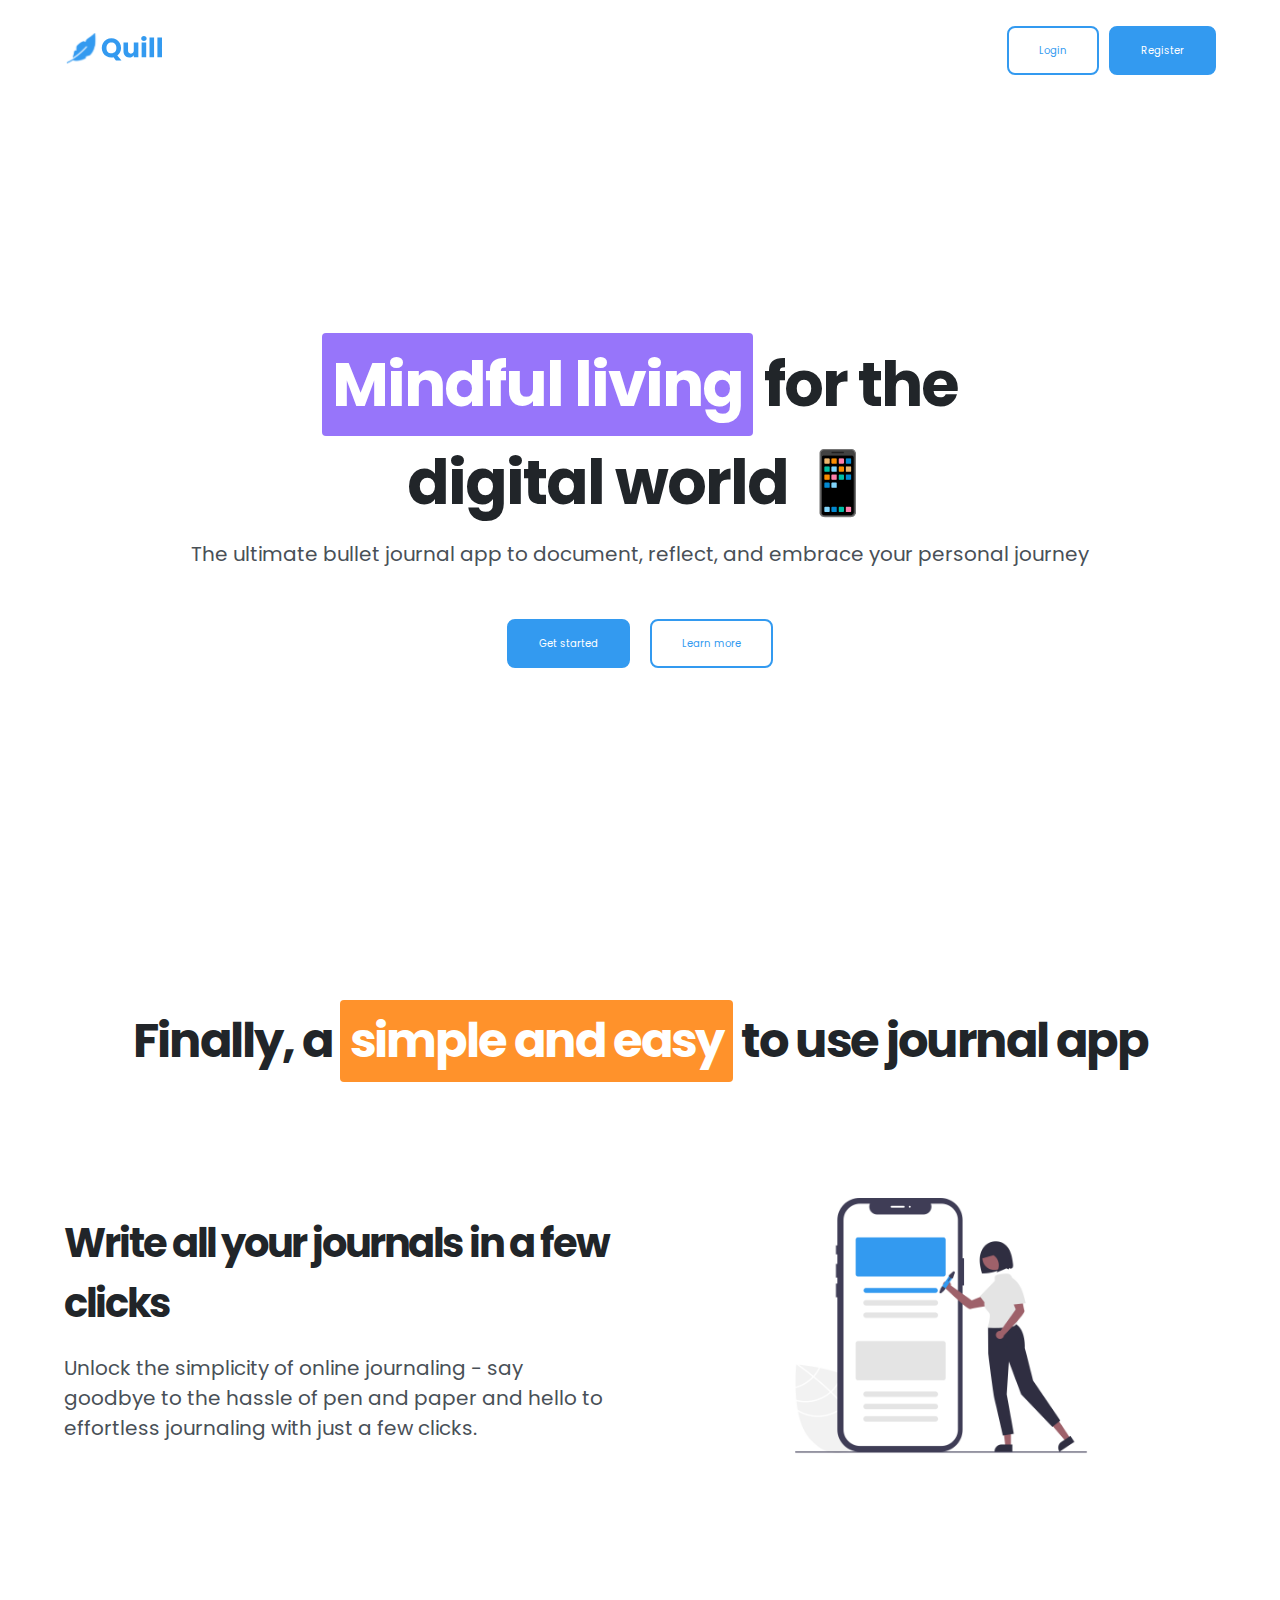
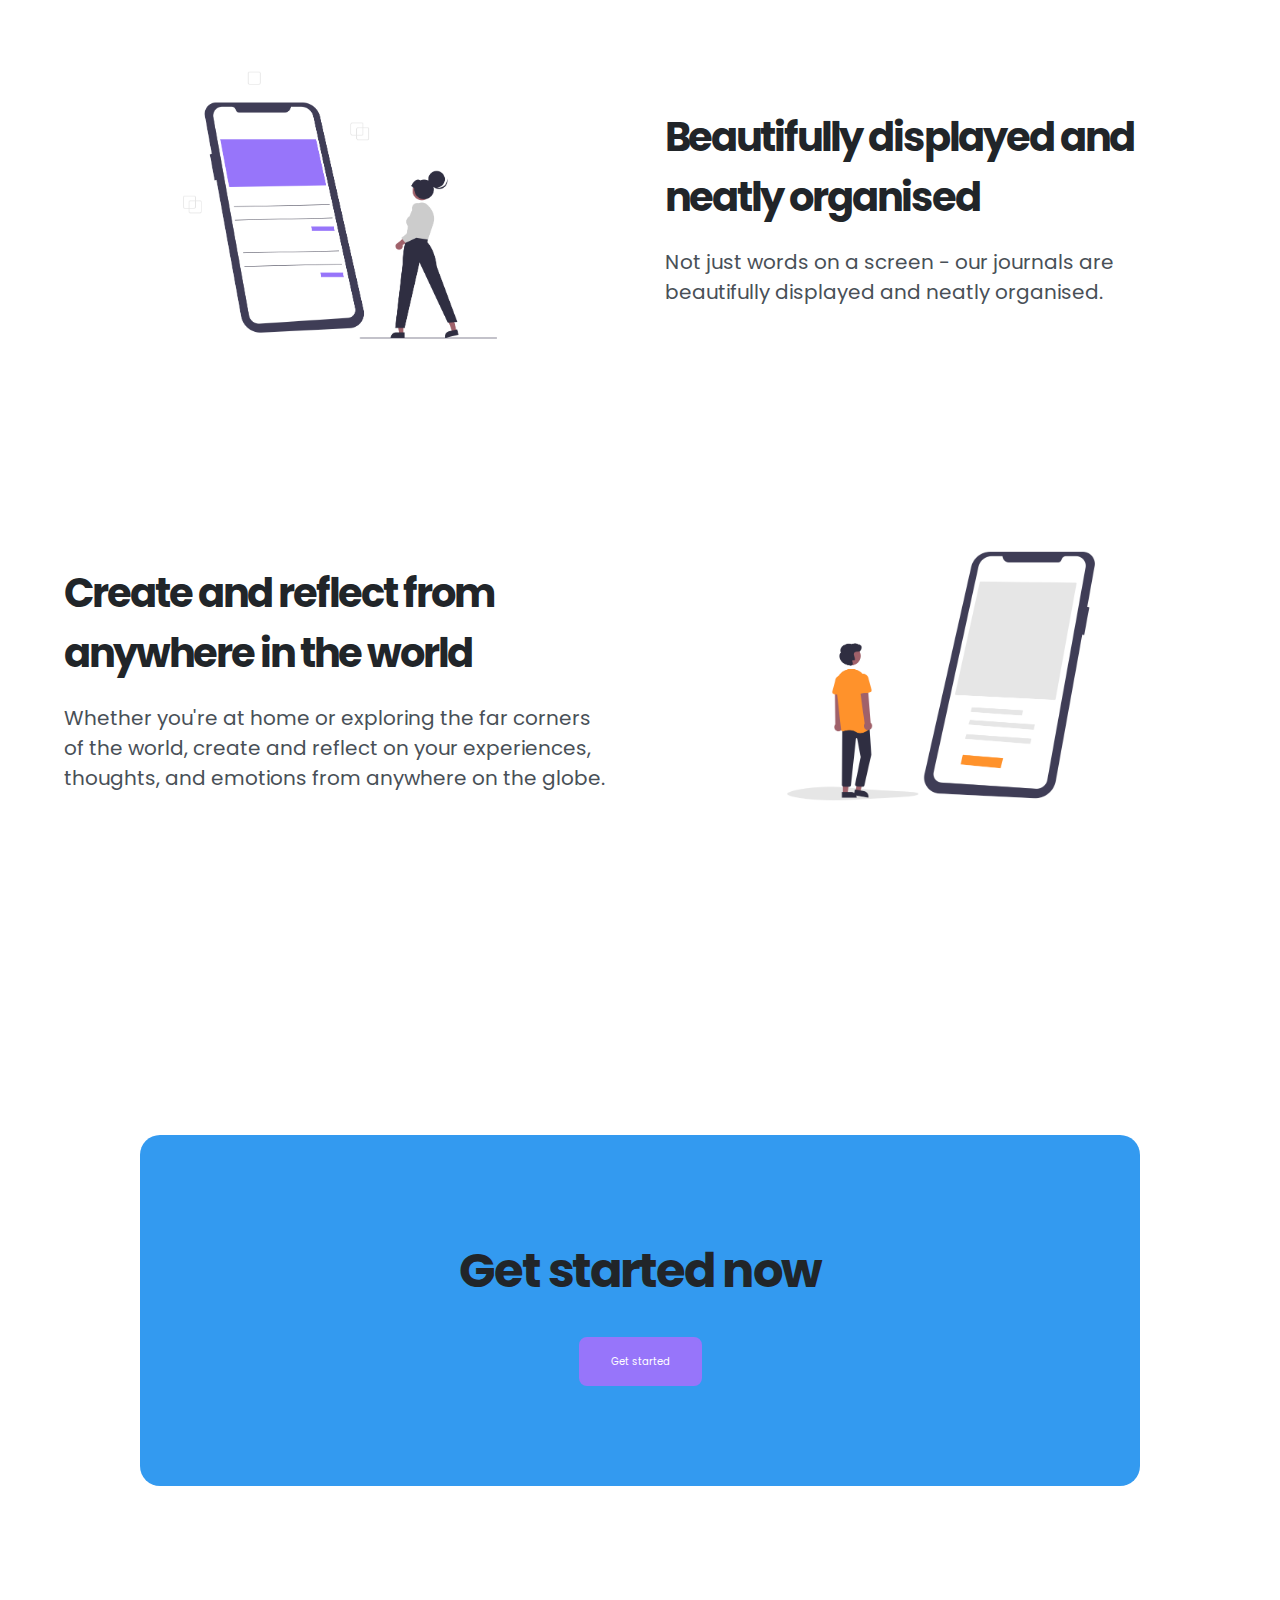
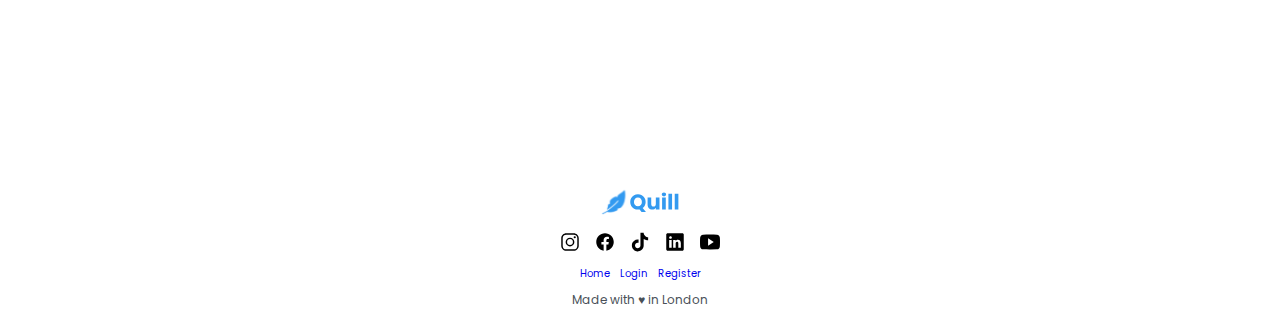
<file: index.html>
<!DOCTYPE html>
<html lang="en">
    <head>
        <meta charset="UTF-8">
        <meta name="viewport" content="width=device-width, initial-scale=1.0">
        <link rel="preconnect" href="https://fonts.googleapis.com">
        <link rel="preconnect" href="https://fonts.gstatic.com" crossorigin>
        <link href="https://fonts.googleapis.com/css2?family=Poppins:ital,wght@0,100;0,200;0,300;0,400;0,500;0,600;0,700;0,800;0,900;1,100;1,200;1,300;1,400;1,500;1,600;1,700;1,800;1,900&display=swap" rel="stylesheet">
        <link rel="stylesheet" href="app.css">
        <link rel="stylesheet" href="queries.css">
        <title>Quil</title>
    </head>

    <body>

        <div class="container">
            <header class="header">
                <!--NAVIGATION -->
                <nav class="navbar">
                    <a href="homepage.html"><img class="logo-md" src="images/quill.svg" alt="quil-logo"></a>
                    <ul class="nav-btn-container">
                        <li><a class="btn btn-primary-outline" href="login.html">Login</a></li>
                        <li><a class="btn btn-primary" href="register.html">Register</a></li>
                    </ul>
                </nav>

                <!--HERO SECTION -->
                <section class="hero-section">
                    <h1 class="hero-heading"><span class="highlight highlight-secondary">Mindful living</span> for the<br> digital world 📱</h1>
                    <p class="hero-paragraph">The ultimate bullet journal app to document, reflect, and embrace your personal journey</p>
                    <ul class="hero-btn-container">
                        <li><a class="btn btn-primary" href="register.html">Get started</a></li>
                        <li><a class="btn btn-primary-outline" href="#features">Learn more</a></li>
                    </ul>
                </section>
            </header>
            
            
            <main>
                <!--FEATURES -->
                <section class="features-section">
                    <h2 class="features-main-heading" id = "features">Finally, a <span class="highlight highlight-tertiary">simple and easy</span> to use journal app</h2>
                    <div class="features-grid-container">
                        <div>
                            <h3 class="features-headings">Write all your journals in a few clicks </h3>
                            <p>Unlock the simplicity of online journaling - say goodbye to the hassle of pen and paper and hello to effortless journaling with just a few clicks.</p>
                        </div>
                        <div>
                            <img class="features-img" src="images/features-1.png" alt="feature-1">
                        </div>

                        <div>
                            <h3 class="features-headings">Beautifully displayed and neatly organised </h3>
                            <p>Not just words on a screen - our journals are beautifully displayed and neatly organised.</p>
                        </div>
                        <div class="feature-img-swap-order">
                            <img class="features-img" src="images/features-2.png" alt="feature-2">
                        </div>

                        <div>   
                            <h3 class="features-headings">Create and reflect from anywhere in the world </h3>
                            <p>Whether you're at home or exploring the far corners of the world, create and reflect on your experiences, thoughts, and emotions from anywhere on the globe.</p>
                        </div>
                        <div>
                            <img class="features-img" src="images/features-3.png" alt="feature-3">
                        </div>
                        

                    </div>

                </section>

                <!-- SECTION-->
                <section class="cta-section">
                    <div class="cta-card">
                        <h2 class="cta-heading">Get started now</h2>
                        <a class="btn btn-secondary" href="register.html">Get started</a>
                    </div>
                </section>
            </main>

            <!--FOOTER-->
            <footer class="footer">
                <a href="homepage.html"><img class="logo-sm" src="images/quill.svg" alt="quil-logo"></a>
                <ul class="social-icons-container">
                    <li><a href="https://www.instagram.com"> <img class="social-icons" src="images/instagram.svg" alt="instagram" ></a></li>
                    <li><a href="https://www.facebook.com/"> <img class="social-icons" src="images/facebook.svg" alt="facebook"></a></li>
                    <li><a href="https://www.tiktok.com"> <img class="social-icons" src="images/tiktok.svg" alt="tiktok" ></a></li>
                    <li><a href="https://www.linkedin.com"> <img class="social-icons" src="images/linkedin.svg" alt="linkedin"></a></li>
                    <li><a href="https://www.youtube.com"><img class="social-icons" src="images/youtube.svg" alt="youtube"></a></li>
                </ul>

                <ul class="footer-links-container">
                    <li><a href="homepage.html">Home</a></li>
                    <li><a href="login.html">Login</a></li>
                    <li><a href="register.html">Register</a></li>
                </ul>
                <p class="small-text">Made with ♥︎ in London</p>
            </footer>
        </div>

    </body>

</html>
</file>
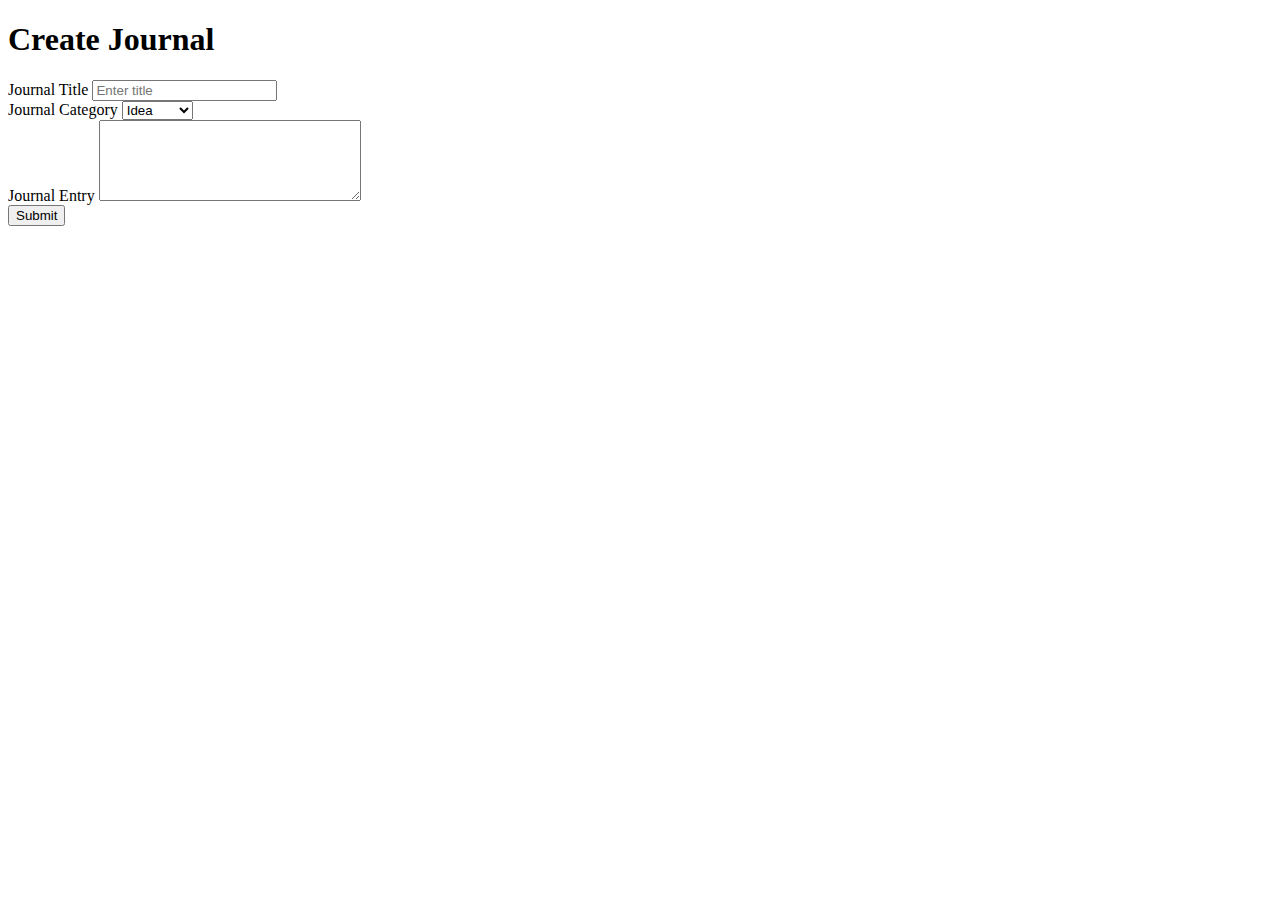
<file: create-journal.html>
<!DOCTYPE html>
<html lang="en">
<head>
    <meta charset="UTF-8">
    <meta name="viewport" content="width=device-width, initial-scale=1.0">
    <title>Create Journal</title>
</head>
<body>
    <h1>Create Journal</h1>
    <form action="/api/v1/journals" method="post">
        <label for="main-title">Journal Title</label>
        <input id = "main-title" name="title" type="text" placeholder="Enter title" minlength="3" required>
        <br>
        <label for="journal-category">Journal Category</label>
        <select id="journal-category" name="category" required>
            <option value="idea">Idea</option>
            <option value="mood">Mood</option>
            <option value="goal">Goal</option>
            <option value="habit">Habit</option>
            <option value="memory">Memory</option>
            <option value="Note">Note</option>
            <option value="event">Event</option>
            <option value="task">Task</option>
        </select>
        <br>

        <label for="journal-entry">Journal Entry</label>
        <textarea id="journal-entry" name="entry" cols="30" rows="5" minlength="10" required></textarea>
        <br>
        <button type="submit">Submit</button>
    </form>
</body>
</html>
</file>
<file: app.css>
/* 

---------- TYPOGRAPHY ----------

FONT SIZES
12px / 16px / 20px / 24px / 32px / 40px / 48px / 62px

FONT WEIGHTS
400 / 700

LINE HEIGHTS
1.2 / 1.5

LETTER SPACING
0 / -2px

FONT FAMILY
Poppins

---------- COLORS ----------

PRIMARY
Base: #339af0 (Sky Blue)
Tint: #d0ebff (Arctic)
Shade: #1c7ed6 (Deep Sea)

SECONDARY
Base: #9775fa (Lavendar)
Tint: #e5dbff (Moonligh Iris)
Shade: #7048e8 (Velvet Night)

TERTIARY
Base: #ff922b (Pumpkin)
Tint: #ffe8cc (Dawn)
Shade: #f76707 (Lava)

GREY
Base: #495057 (Slate)
Tint: #f1f3f5 (Pebble)
Shade: #212529 (Graphite)
White: #ffffff (White)
Black: #000000 (Black)

---------- BORDER RADIUS ----------

4px / 8px 20px

---------- SPACING SYSTEM ----------

5px / 10px / 15px / 20px / 25px / 30px / 35px / 40px / 45px / 50px / 60px / 70px / 80px / 90px / 100px / 125px / 150px / 200px / 250px / 300px / 400px / 500px

*/



/* ----------------------- GLOBAL STYLES ----------------------- */

:root{
    /* FONT SIZE */
    --text-sm: 1.2rem;
    --text-base: 1/6rem;
    --text-paragraph: 2rem;
    --text-h5: 2.4rem;
    --text-h4: 3.2rem;
    --text-h3: 4rem;
    --text-h2: 4.8rem;
    --text-h1: 6.2rem;

    /* FONT WEIGHTS */
    --font-weight-normal: 400;
    --font-weight-bold: 700;

    /* LINE HEIGHTS */
    --line-height-tight: 1.2;
    --line-height-normal: 1.5;

    /* LETTER SPACING */
    --letter-spacing: -2px;

    /* FONT FAMILY */
    --font-family: 'Poppins', sans-serif;

    /* NAV HEIGHT */
    --nav-height: 100px;

    /* COLORS */
    --primary-base: #339af0;
    --primary-tint: #d0ebff;
    --primary-shade: #1c7ed6;

    --secondary-base:#9775fa;
    --secondary-tint:#e5dbff ;
    --secondary-shade: #7048e8;

    --tertiary-base: #ff922b;
    --teritary-tint: #ffe8cc;
    --teritary-shade: #f76707;

    --grey-base: #495057;
    --grey-tint:#f1f3f5 ;
    --grey-shade: #212529;
    --black: #000000;
    --white: #ffffff;
}

*{
    margin: 0;
    padding: 0;
    box-sizing: border-box;
}

html{
    font-size: 62.5%;
}

body{
    font-family: var(--font-family);
    font-weight: var(--font-weight-normal);
    line-height: var(--line-height-normal);
    color: var(--grey-base);
}

.container{
    max-width: 1200px;
    margin: 0 auto;
    width: 90%;
}
h1, h2, h3, h4, h5{
    font-weight: var(--font-weight-bold);
    line-height: var(--black);
    letter-spacing: var(--letter-spacing);
    
    color: var(--grey-shade);
}

h1{
    font-size: var(--text-h1); 
}

h2{
    font-size: var(--text-h2);
}

h3{
    font-size: var(--text-h3);
}

h4{
    font-size: var(--text-h4);
}

h5{
    font-size: var(--text-h5);
}

p{
    font-size: var(--text-paragraph);
}

a{
    text-decoration: none;
    font-size: var(--text-base);
    display: inline-block;
}

ul{
    list-style: none;
}

span{
    display: inline-block;
}

.small-text{
    font-size: var(--text-sm);
}

/* ----------------------- COMPONENTS ----------------------- */

.btn{
    text-decoration: none;
    font-size: var(--text-base);
    padding: 1.5rem 3rem;
    border-radius: 8px;
}

.btn-primary:link, .btn-primary:visited{
    color: var(--white);
    background-color: var(--primary-base);
    border: 2px solid var(--primary-base);
}

.btn-primary:hover, .btn-primary:active{
    color: var(--white);
    background-color: var(--primary-shade);
    border: 2px solid var(--primary-shade);
}


.btn-primary-outline:link, .btn-primary-outline:visited{
    color: var(--primary-base);
    background-color: var(--white);
    border: 2px solid var(--primary-base);
}

.btn-primary-outline:hover, .btn-primary-outline:active{
    color: var(--primary-shade);
    background-color: var(--white);
    border: 2px solid var(--primary-shade);
}

.btn-secondary:link, .btn-secondary:visited{
    color: var(--white);
    background-color: var(--secondary-base);
    border: 2px solid var(--secondary-base);;
}

.btn-secondary:hover, .btn-secondary:active{
    color: var(--white);
    background-color: var(--secondary-shade);
    border: 2px solid var(--secondary-shade);
}

.highlight{
    color: var(--white);
    padding: 0.5rem 1rem;
    border-radius: 4px;
}

.highlight-primary{
    background-color: var(--primary-base);
}

.highlight-secondary{
    background-color: var(--secondary-base);
}

.highlight-tertiary{
    background-color: var(--tertiary-base);
}

.logo-md{
    width: 10rem;
}

.logo-sm{
    width: 80px;
}


/* ----------------------- SECTIONS ----------------------- */

/* ------ HEADER ------ */

/* .header{
    height: 100vh;
    min-height: 800px;
} */

/* ------ NAVBAR ------ */
.navbar{
    height: var(--nav-height);
    display: flex;
    justify-content: space-between;
    align-items: center;
}

.nav-btn-container{
    display: flex;
    gap: 1rem;
}

/* ------ HERO SECTION ------ */

.hero-section{
    height: calc(100vh - var(--nav-height));
    min-height: 400px;
    margin-bottom: 10rem;
    
    display: flex;
    flex-direction: column;
    align-items: center;
    justify-content: center;
}

.hero-heading{
    margin-bottom: 1rem;
    text-align: center;
}

.hero-paragraph{
    margin-bottom: 5rem;
}

.hero-btn-container{
    display: flex;
    gap: 2rem;
}

/* ------ FEATURES SECTION ------ */

.features-section{
    margin-bottom: 30rem;
}

.features-grid-container{
    display: grid;
    grid-template-columns: 1fr 1fr;
    row-gap: 15rem;
    column-gap: 5rem;
    justify-items: center;
    align-items: center;
}

.features-main-heading{
    text-align: center;
    margin-bottom: 8rem;
}

.features-headings{
    margin-bottom: 2rem;
}

.features-img{
    max-width: 400px;
    width: 100%;
}

.feature-img-swap-order{
    grid-column: 1/2;
    grid-row: 2/3;
}
/* ------ CTA SECTION ------ */

.cta-section{
    display: flex;
    justify-content: center;
    margin-bottom: 30rem;
}

.cta-card{
    text-align: center;
    background-color: var(--primary-base);
    max-width: 1000px;
    width: 100%;
    padding: 10rem 20rem;
    border-radius: 20px;
}

.cta-heading{
    margin-bottom: 3rem;
}
/* ------ FOOTER ------ */

.footer{
    display: flex;
    flex-direction: column;
    align-items: center;
    gap: 1rem;
}

.social-icons{
    width: 20px;
}

.social-icons-container{
    display: flex;
    gap: 1.5rem;
}

.footer-links-container{
    display: flex;
    gap: 1rem;
}
</file>
<file: queries.css>
/* LG - SMALL LAPTOPS: 1024px - 1280px */
@media(max-width: 72rem){
    /* 1140px / 16px = 72rem */
    /* 72rem * 16px = 1152px */
    html{
        font-size: 56.25%;
        /* 9px / 16px = 56.25% */
    }
    .features-grid-container {
        column-gap: 2rem;
    }

    .cta-section {
        margin-bottom: 20rem;
    }
}

/* MD - TABLETS: 768px - 1024px */

@media (max-width: 51rem) {
    /* 815px / 16px = 51rem */
    /* 51rem x 16px = 816px */

    html {
        font-size: 50%;
        /* 8px / 16px = 50% */
    }
}

/* SM - PHONE LANDSCAPE: 576px - 768px */

@media (max-width: 43rem) {
    /* 680px / 16px = 43rem */
    /* 43rem x 16px = 688px */

    html {
        font-size: 43.75%;
        /* 7px / 16px = 43.75% */
    }

    .cta-card {
        padding: 8rem 16rem;
    }

    .features-section {
        margin-bottom: 20rem;
    }

    .features-grid-container {
        row-gap: 5rem;
        column-gap: 0.5rem;
    }
}

/* XS - PHONE PORTRAINT:  < 576px */

@media (max-width: 34rem) {
    /* 530px / 16px = 34rem */
    /* 34rem x 16px = 544px */

    html {
        font-size: 37.5%;
        /* 6px / 16px = 37.5% */
    }

    .hero-heading-break {
        display: none;
    }

    .hero-section {
        height: auto;
    }

    .features-grid-container {
        grid-template-columns: 1fr;
    }

    .feature-img-swap-order {
        grid-row: auto;
        grid-column: auto; 
    }

    .cta-card {
        padding: 8rem 6rem;
    }
}
</file>
